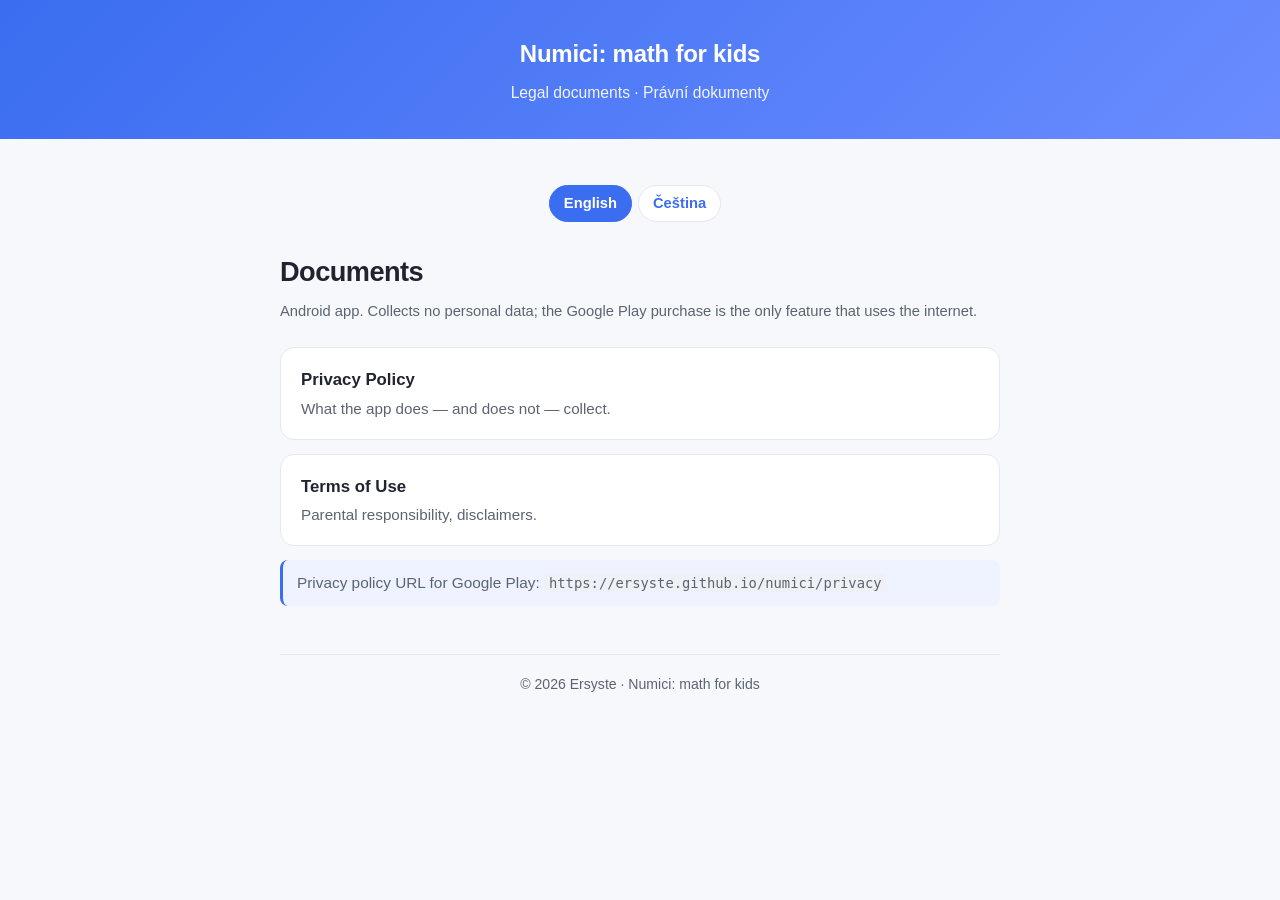
<file: index.html>
<!DOCTYPE html>
<!-- Statická rozcestníková stránka — generátor tool/gen_legal_site.dart se jí
     NEDOTÝKÁ (píše jen privacy/ a terms/). Když se změní shrnutí v sekci
     „Stručně" / „In short" v lib/src/features/about/legal_texts.dart, uprav
     ručně i odstavce .meta níže, ať si stránky neodporují.

     Přepínač jazyka drží sdílený lang.js — obě verze jsou v HTML viditelné,
     skript tu nevybranou schová. Bez JS se ukážou obě pod sebou. -->
<html lang="en">
<head>
  <meta charset="utf-8" />
  <meta name="viewport" content="width=device-width, initial-scale=1" />
  <meta name="robots" content="index, follow" />
  <title>Legal documents — Numici: math for kids</title>
  <meta name="description" content="Privacy Policy and Terms of Use for the Numici: math for kids Android app." />
  <link rel="stylesheet" href="styles.css" />
</head>
<body>
  <header class="site">
    <p class="app">Numici: math for kids</p>
    <p class="tag">Legal documents · Právní dokumenty</p>
  </header>

  <main class="wrap">
    <nav class="lang">
      <span class="langswitch" data-langswitch hidden>
        <button type="button" data-lang="en" aria-pressed="true">English</button>
        <button type="button" data-lang="cs" aria-pressed="false">Čeština</button>
      </span>
    </nav>

    <section id="en" lang="en" data-lang-doc="en">
      <h1>Documents</h1>
      <p class="meta">Android app. Collects no personal data; the Google Play
        purchase is the only feature that uses the internet.</p>

      <div class="home-links">
        <a class="block" href="privacy/">
          <div class="t">Privacy Policy</div>
          <div class="d">What the app does — and does not — collect.</div>
        </a>
        <a class="block" href="terms/">
          <div class="t">Terms of Use</div>
          <div class="d">Parental responsibility, disclaimers.</div>
        </a>
      </div>

      <div class="note">
        Privacy policy URL for Google Play:
        <code>https://ersyste.github.io/numici/privacy</code>
      </div>

      <footer>
        © 2026 Ersyste · Numici: math for kids
      </footer>
    </section>

    <hr class="lang-sep" data-lang-sep />

    <section id="cs" lang="cs" data-lang-doc="cs">
      <h1>Dokumenty</h1>
      <p class="meta">Aplikace pro Android. Nesbírá žádné osobní údaje;
        internet využívá jedině nákup přes Google Play.</p>

      <div class="home-links">
        <a class="block" href="privacy/#cs">
          <div class="t">Zásady ochrany osobních údajů</div>
          <div class="d">Co aplikace (ne)sbírá a proč.</div>
        </a>
        <a class="block" href="terms/#cs">
          <div class="t">Podmínky používání</div>
          <div class="d">Odpovědnost rodiče, vyloučení záruk.</div>
        </a>
      </div>

      <div class="note">
        Pro Google Play vlož do pole <em>Privacy policy</em> tuto adresu:
        <code>https://ersyste.github.io/numici/privacy</code>
      </div>

      <footer>
        © 2026 Ersyste · Numíci: počítání pro děti
      </footer>
    </section>
  </main>

  <script src="lang.js"></script>
</body>
</html>
</file>
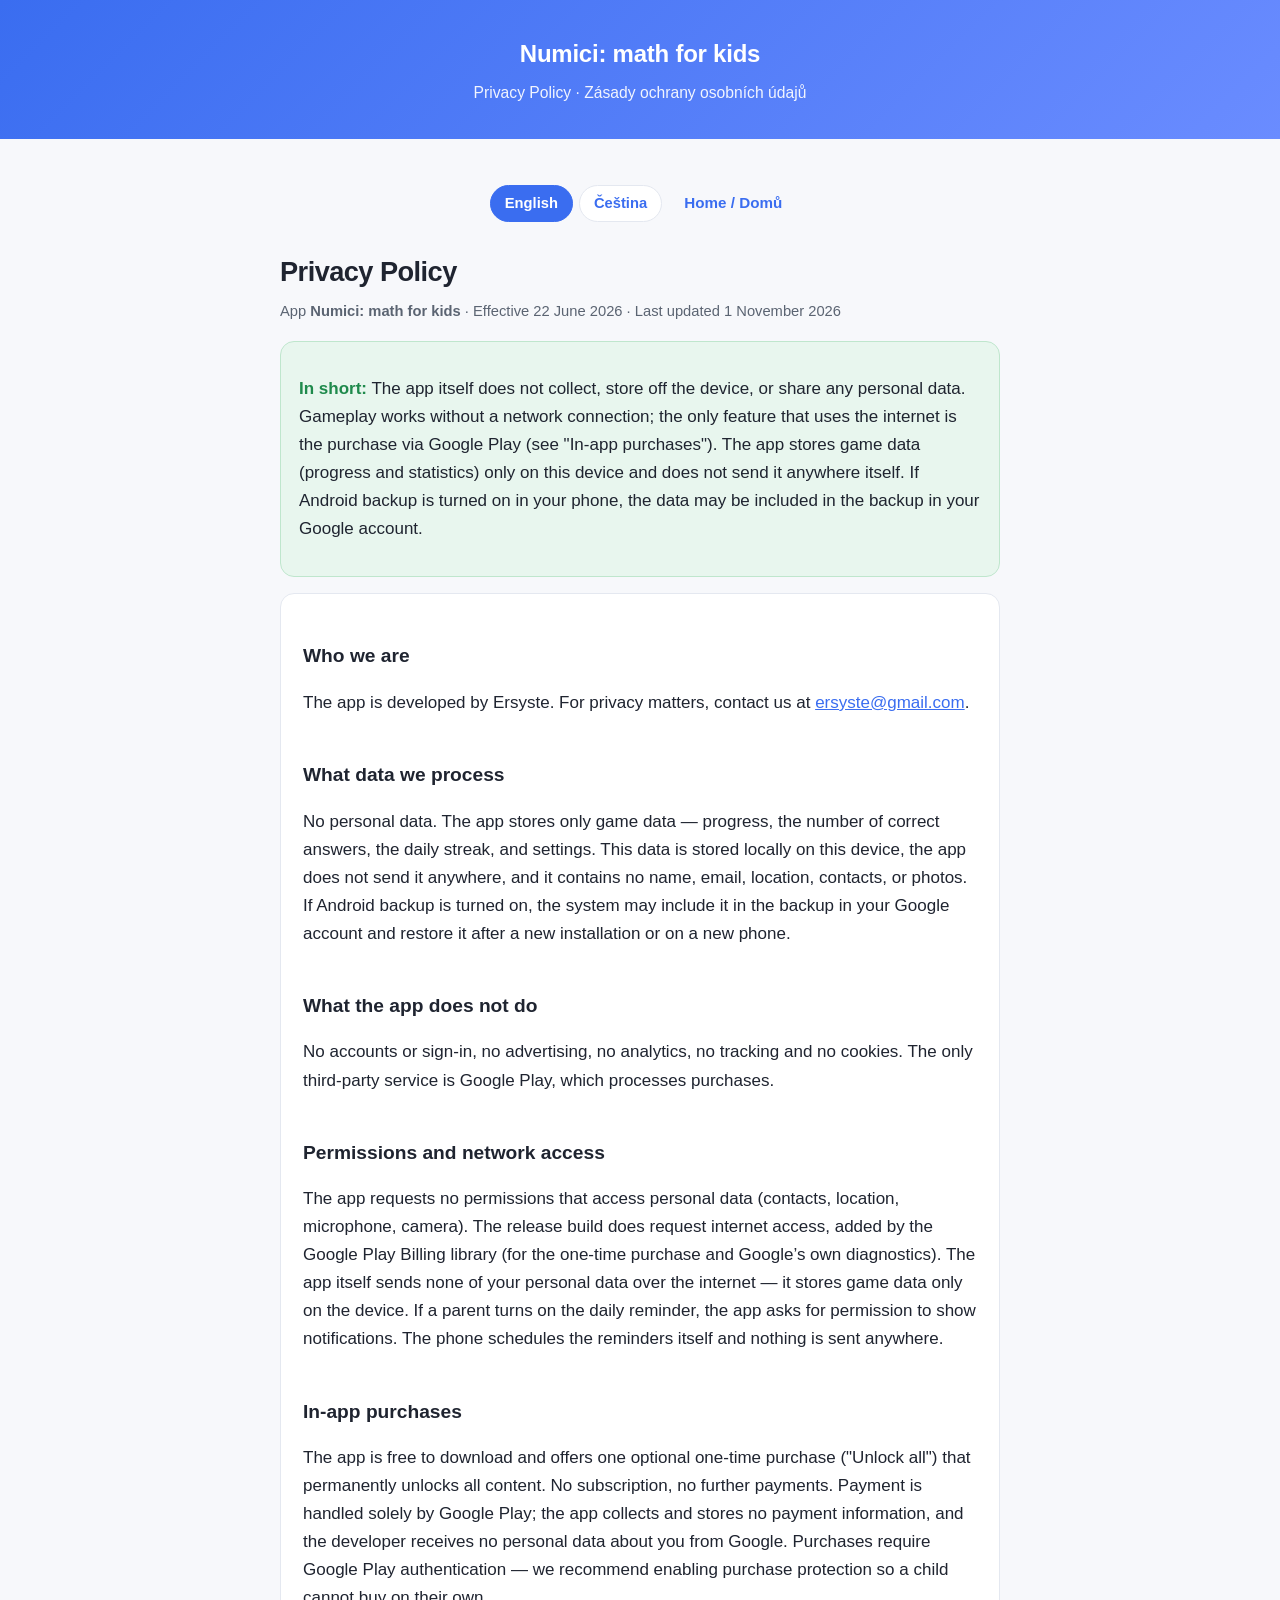
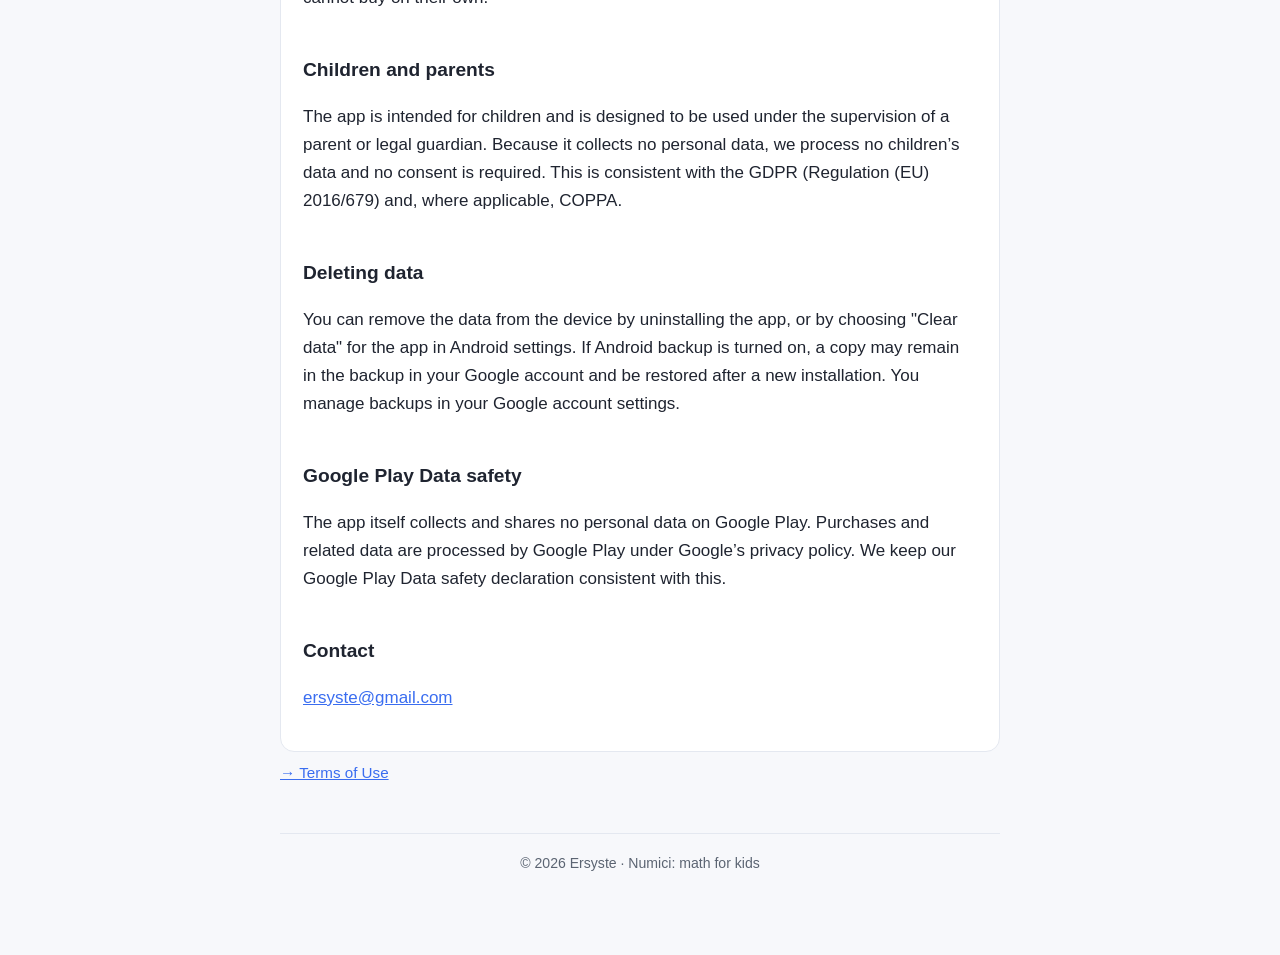
<file: privacy/index.html>
<!DOCTYPE html>
<!-- GENEROVÁNO tool/gen_legal_site.dart z lib/src/features/about/legal_texts.dart — NEUPRAVUJ ručně. -->
<html lang="en">
<head>
  <meta charset="utf-8" />
  <meta name="viewport" content="width=device-width, initial-scale=1" />
  <meta name="robots" content="index, follow" />
  <title>Privacy Policy — Numici: math for kids</title>
  <link rel="stylesheet" href="../styles.css" />
</head>
<body>
  <header class="site">
    <p class="app">Numici: math for kids</p>
    <p class="tag">Privacy Policy · Zásady ochrany osobních údajů</p>
  </header>
  <main class="wrap">
    <nav class="lang">
      <span class="langswitch" data-langswitch hidden>
        <button type="button" data-lang="en" aria-pressed="true">English</button>
        <button type="button" data-lang="cs" aria-pressed="false">Čeština</button>
      </span>
      <a href="../">Home / Domů</a>
    </nav>
    <section id="en" lang="en" data-lang-doc="en">
      <h1>Privacy Policy</h1>
      <p class="meta">App <strong>Numici: math for kids</strong> · Effective 22 June 2026 · Last updated 1 November 2026</p>
      <div class="summary">
        <p><strong>In short:</strong> The app itself does not collect, store off the device, or share any personal data. Gameplay works without a network connection; the only feature that uses the internet is the purchase via Google Play (see "In-app purchases"). The app stores game data (progress and statistics) only on this device and does not send it anywhere itself. If Android backup is turned on in your phone, the data may be included in the backup in your Google account.</p>
      </div>
      <div class="card">
        <h2>Who we are</h2>
        <p>The app is developed by Ersyste. For privacy matters, contact us at <a href="mailto:ersyste@gmail.com">ersyste@gmail.com</a>.</p>
        <h2>What data we process</h2>
        <p>No personal data. The app stores only game data — progress, the number of correct answers, the daily streak, and settings. This data is stored locally on this device, the app does not send it anywhere, and it contains no name, email, location, contacts, or photos. If Android backup is turned on, the system may include it in the backup in your Google account and restore it after a new installation or on a new phone.</p>
        <h2>What the app does not do</h2>
        <p>No accounts or sign-in, no advertising, no analytics, no tracking and no cookies. The only third-party service is Google Play, which processes purchases.</p>
        <h2>Permissions and network access</h2>
        <p>The app requests no permissions that access personal data (contacts, location, microphone, camera). The release build does request internet access, added by the Google Play Billing library (for the one-time purchase and Google’s own diagnostics). The app itself sends none of your personal data over the internet — it stores game data only on the device. If a parent turns on the daily reminder, the app asks for permission to show notifications. The phone schedules the reminders itself and nothing is sent anywhere.</p>
        <h2>In-app purchases</h2>
        <p>The app is free to download and offers one optional one-time purchase ("Unlock all") that permanently unlocks all content. No subscription, no further payments. Payment is handled solely by Google Play; the app collects and stores no payment information, and the developer receives no personal data about you from Google. Purchases require Google Play authentication — we recommend enabling purchase protection so a child cannot buy on their own.</p>
        <h2>Children and parents</h2>
        <p>The app is intended for children and is designed to be used under the supervision of a parent or legal guardian. Because it collects no personal data, we process no children’s data and no consent is required. This is consistent with the GDPR (Regulation (EU) 2016/679) and, where applicable, COPPA.</p>
        <h2>Deleting data</h2>
        <p>You can remove the data from the device by uninstalling the app, or by choosing "Clear data" for the app in Android settings. If Android backup is turned on, a copy may remain in the backup in your Google account and be restored after a new installation. You manage backups in your Google account settings.</p>
        <h2>Google Play Data safety</h2>
        <p>The app itself collects and shares no personal data on Google Play. Purchases and related data are processed by Google Play under Google’s privacy policy. We keep our Google Play Data safety declaration consistent with this.</p>
        <h2>Contact</h2>
        <p><a href="mailto:ersyste@gmail.com">ersyste@gmail.com</a></p>
      </div>
      <p class="backlinks"><a href="../terms/">→ Terms of Use</a></p>
    </section>
    <hr class="lang-sep" data-lang-sep />
    <section id="cs" lang="cs" data-lang-doc="cs">
      <h1>Zásady ochrany osobních údajů</h1>
      <p class="meta">Aplikace <strong>Numíci: počítání pro děti</strong> · Platné od 22. 6. 2026 · Naposledy aktualizováno 1. 11. 2026</p>
      <div class="summary">
        <p><strong>Stručně:</strong> Aplikace sama nesbírá, neukládá mimo zařízení ani nesdílí žádné osobní údaje. Hraní funguje bez připojení k internetu; jediné, co internet využívá, je nákup přes Google Play (viz „Nákupy v aplikaci“). Herní data (postup a statistiky) ukládá aplikace jen do tohoto zařízení a sama je nikam neposílá. Máte-li v telefonu zapnuté zálohování Androidu, mohou být součástí zálohy na vašem účtu Google.</p>
      </div>
      <div class="card">
        <h2>Kdo jsme</h2>
        <p>Autorem aplikace je Ersyste. V otázkách ochrany soukromí nás kontaktujte na <a href="mailto:ersyste@gmail.com">ersyste@gmail.com</a>.</p>
        <h2>Jaké údaje zpracováváme</h2>
        <p>Žádné osobní údaje. Aplikace si ukládá pouze herní data — postup, počet správných odpovědí, dny v řadě a nastavení. Ta jsou uložena lokálně v tomto zařízení, aplikace je nikam neodesílá a neobsahují jméno, e-mail, polohu, kontakty ani fotografie. Máte-li zapnuté zálohování Androidu, může je systém zahrnout do zálohy na vašem účtu Google a po nové instalaci nebo na novém telefonu obnovit.</p>
        <h2>Co aplikace nedělá</h2>
        <p>Nezakládá žádné účty ani přihlášení, neobsahuje reklamy, analytiku, sledování (tracking) ani cookies. Jedinou službou třetí strany je Google Play pro zpracování nákupů.</p>
        <h2>Oprávnění a přístup k síti</h2>
        <p>Aplikace si nevyžaduje žádná oprávnění pro přístup k osobním údajům (kontakty, poloha, mikrofon, fotoaparát). Ostrá verze používá oprávnění k internetu, které do aplikace přidává knihovna Google Play Billing (pro jednorázový nákup a vlastní diagnostiku Googlu). Samotná aplikace přes internet žádné vaše osobní údaje neodesílá — herní data ukládá jen do zařízení. Když rodič zapne denní připomenutí, aplikace požádá o oprávnění zobrazovat oznámení. Připomínky plánuje přímo telefon a nic se přitom neodesílá.</p>
        <h2>Nákupy v aplikaci</h2>
        <p>Aplikace je zdarma ke stažení a nabízí jeden volitelný jednorázový nákup („Odemknout vše“), kterým se trvale zpřístupní veškerý obsah. Žádné předplatné ani další platby. Platbu zpracovává výhradně Google Play; aplikace neshromažďuje ani neukládá platební údaje a autor o vás od Googlu nedostává žádné osobní údaje. Nákup vyžaduje ověření v Google Play — doporučujeme zapnout ochranu nákupů, aby jej nemohlo provést dítě samo.</p>
        <h2>Děti a rodiče</h2>
        <p>Aplikace je určena dětem a počítá s používáním pod dohledem rodiče nebo zákonného zástupce. Protože nesbírá žádné osobní údaje, nezpracováváme údaje dětí a není vyžadován žádný souhlas se zpracováním. Tento přístup je v souladu s GDPR (nařízení EU 2016/679) a zákonem č. 110/2019 Sb.</p>
        <h2>Smazání dat</h2>
        <p>Data ze zařízení odstraníte odinstalací aplikace, případně volbou „Vymazat data“ u aplikace v nastavení Androidu. Máte-li zapnuté zálohování Androidu, může kopie zůstat v záloze na vašem účtu Google a po nové instalaci se obnovit. Zálohy spravujete v nastavení svého účtu Google.</p>
        <h2>Google Play – bezpečnost dat</h2>
        <p>Samotná aplikace na Google Play neshromažďuje ani nesdílí žádná osobní data. Platby a s nimi spojené údaje zpracovává Google Play podle zásad ochrany soukromí společnosti Google. Naše prohlášení „Data safety“ na Google Play udržujeme v souladu s tímto skutečným stavem.</p>
        <h2>Kontakt</h2>
        <p><a href="mailto:ersyste@gmail.com">ersyste@gmail.com</a></p>
      </div>
      <p class="backlinks"><a href="../terms/">→ Podmínky používání</a></p>
    </section>
    <footer>© 2026 Ersyste · Numici: math for kids</footer>
  </main>
  <script src="../lang.js"></script>
</body>
</html>
</file>
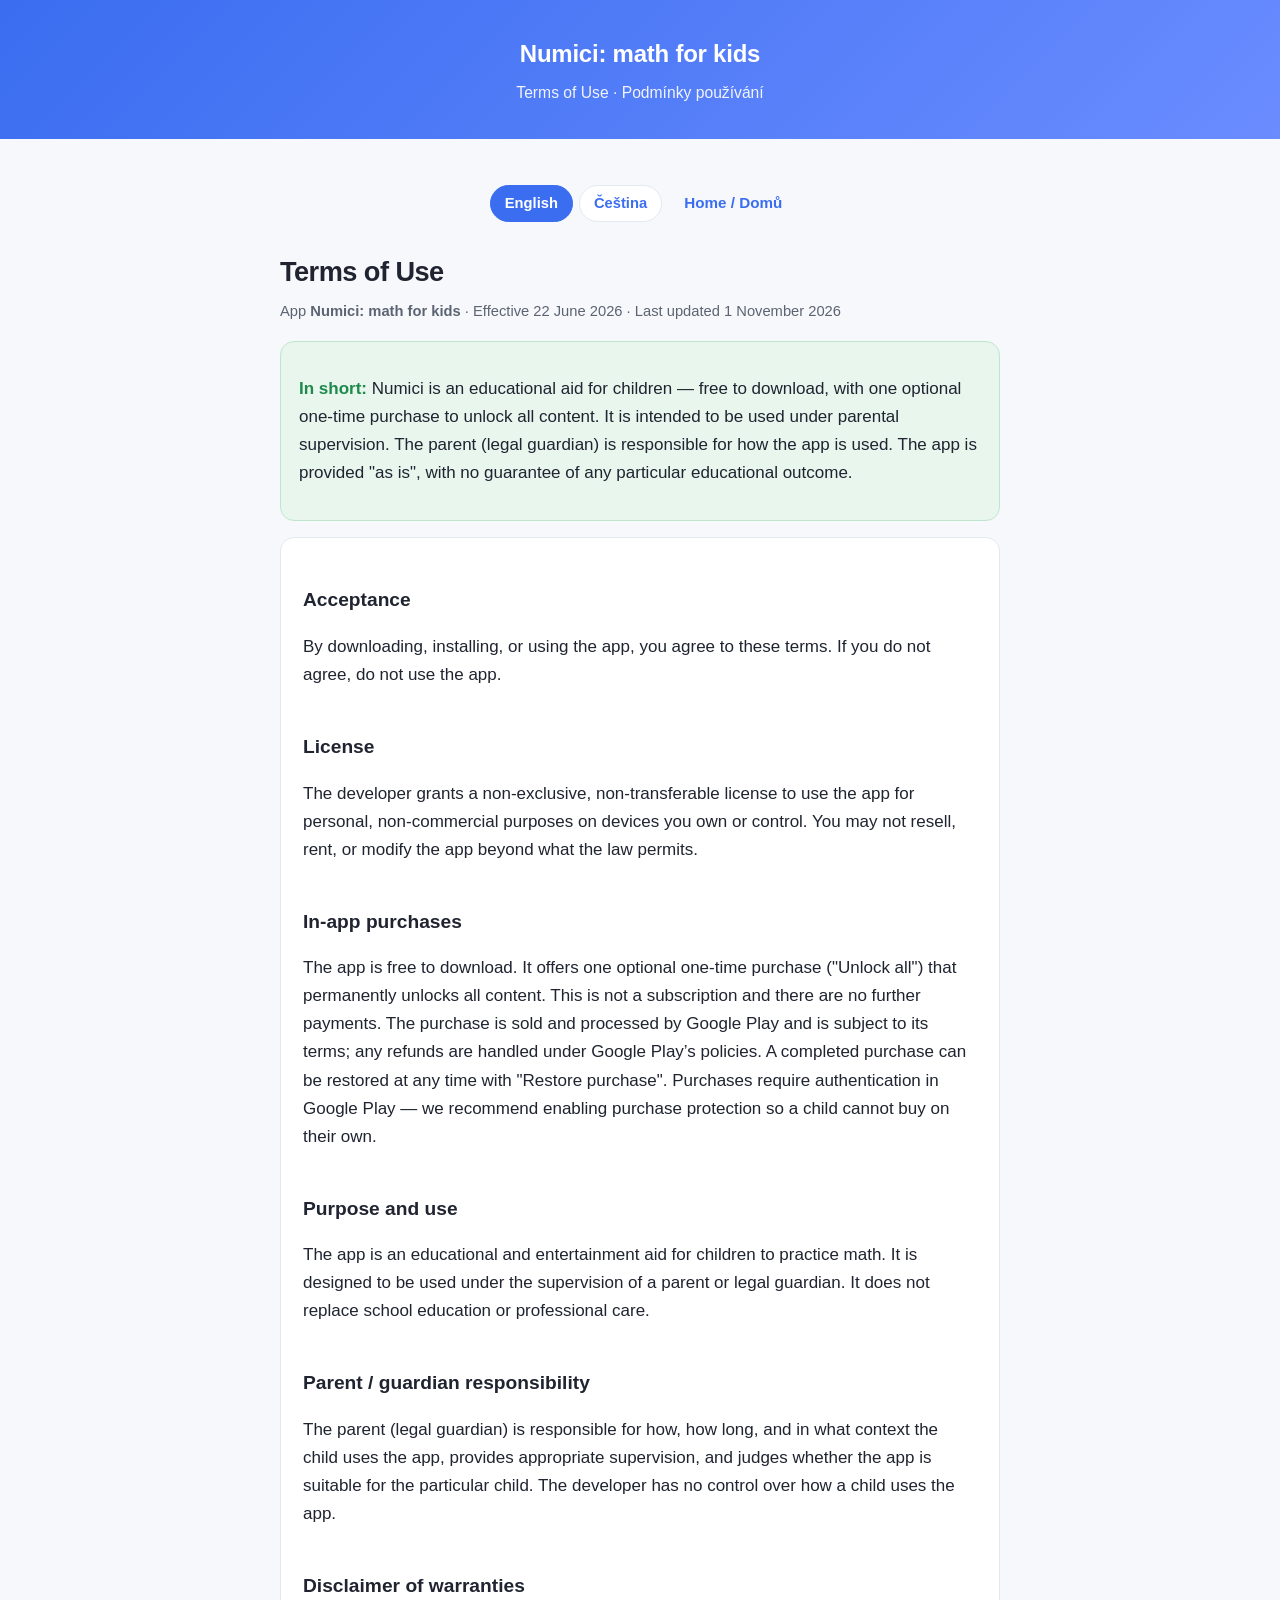
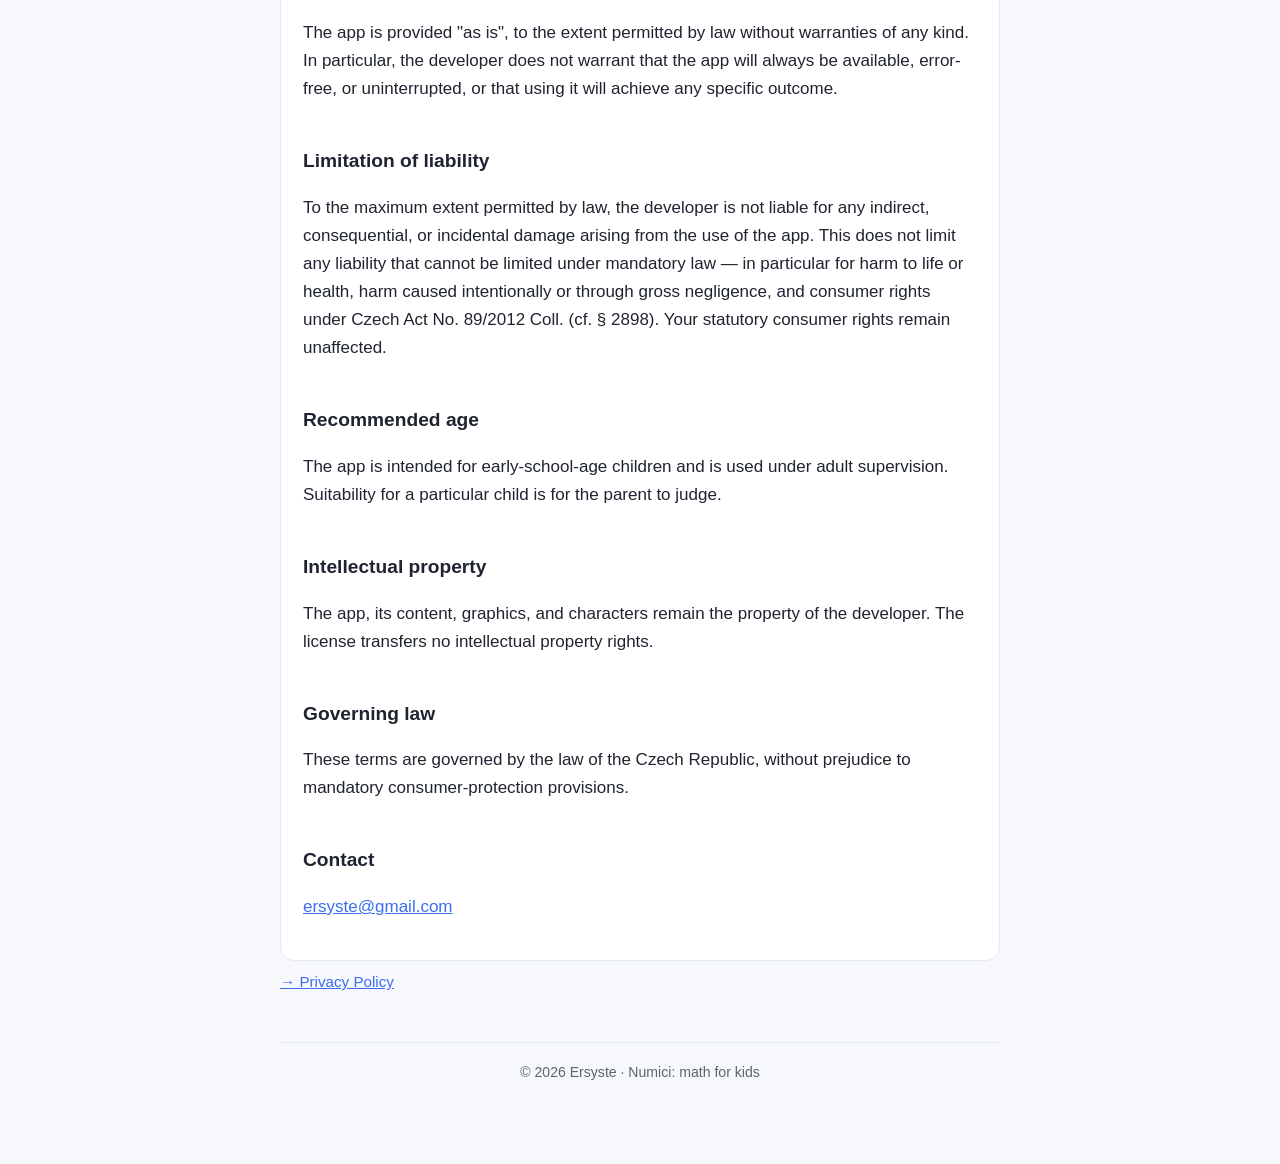
<file: terms/index.html>
<!DOCTYPE html>
<!-- GENEROVÁNO tool/gen_legal_site.dart z lib/src/features/about/legal_texts.dart — NEUPRAVUJ ručně. -->
<html lang="en">
<head>
  <meta charset="utf-8" />
  <meta name="viewport" content="width=device-width, initial-scale=1" />
  <meta name="robots" content="index, follow" />
  <title>Terms of Use — Numici: math for kids</title>
  <link rel="stylesheet" href="../styles.css" />
</head>
<body>
  <header class="site">
    <p class="app">Numici: math for kids</p>
    <p class="tag">Terms of Use · Podmínky používání</p>
  </header>
  <main class="wrap">
    <nav class="lang">
      <span class="langswitch" data-langswitch hidden>
        <button type="button" data-lang="en" aria-pressed="true">English</button>
        <button type="button" data-lang="cs" aria-pressed="false">Čeština</button>
      </span>
      <a href="../">Home / Domů</a>
    </nav>
    <section id="en" lang="en" data-lang-doc="en">
      <h1>Terms of Use</h1>
      <p class="meta">App <strong>Numici: math for kids</strong> · Effective 22 June 2026 · Last updated 1 November 2026</p>
      <div class="summary">
        <p><strong>In short:</strong> Numici is an educational aid for children — free to download, with one optional one-time purchase to unlock all content. It is intended to be used under parental supervision. The parent (legal guardian) is responsible for how the app is used. The app is provided "as is", with no guarantee of any particular educational outcome.</p>
      </div>
      <div class="card">
        <h2>Acceptance</h2>
        <p>By downloading, installing, or using the app, you agree to these terms. If you do not agree, do not use the app.</p>
        <h2>License</h2>
        <p>The developer grants a non-exclusive, non-transferable license to use the app for personal, non-commercial purposes on devices you own or control. You may not resell, rent, or modify the app beyond what the law permits.</p>
        <h2>In-app purchases</h2>
        <p>The app is free to download. It offers one optional one-time purchase ("Unlock all") that permanently unlocks all content. This is not a subscription and there are no further payments. The purchase is sold and processed by Google Play and is subject to its terms; any refunds are handled under Google Play’s policies. A completed purchase can be restored at any time with "Restore purchase". Purchases require authentication in Google Play — we recommend enabling purchase protection so a child cannot buy on their own.</p>
        <h2>Purpose and use</h2>
        <p>The app is an educational and entertainment aid for children to practice math. It is designed to be used under the supervision of a parent or legal guardian. It does not replace school education or professional care.</p>
        <h2>Parent / guardian responsibility</h2>
        <p>The parent (legal guardian) is responsible for how, how long, and in what context the child uses the app, provides appropriate supervision, and judges whether the app is suitable for the particular child. The developer has no control over how a child uses the app.</p>
        <h2>Disclaimer of warranties</h2>
        <p>The app is provided "as is", to the extent permitted by law without warranties of any kind. In particular, the developer does not warrant that the app will always be available, error-free, or uninterrupted, or that using it will achieve any specific outcome.</p>
        <h2>Limitation of liability</h2>
        <p>To the maximum extent permitted by law, the developer is not liable for any indirect, consequential, or incidental damage arising from the use of the app. This does not limit any liability that cannot be limited under mandatory law — in particular for harm to life or health, harm caused intentionally or through gross negligence, and consumer rights under Czech Act No. 89/2012 Coll. (cf. § 2898). Your statutory consumer rights remain unaffected.</p>
        <h2>Recommended age</h2>
        <p>The app is intended for early-school-age children and is used under adult supervision. Suitability for a particular child is for the parent to judge.</p>
        <h2>Intellectual property</h2>
        <p>The app, its content, graphics, and characters remain the property of the developer. The license transfers no intellectual property rights.</p>
        <h2>Governing law</h2>
        <p>These terms are governed by the law of the Czech Republic, without prejudice to mandatory consumer-protection provisions.</p>
        <h2>Contact</h2>
        <p><a href="mailto:ersyste@gmail.com">ersyste@gmail.com</a></p>
      </div>
      <p class="backlinks"><a href="../privacy/">→ Privacy Policy</a></p>
    </section>
    <hr class="lang-sep" data-lang-sep />
    <section id="cs" lang="cs" data-lang-doc="cs">
      <h1>Podmínky používání</h1>
      <p class="meta">Aplikace <strong>Numíci: počítání pro děti</strong> · Platné od 22. 6. 2026 · Naposledy aktualizováno 1. 11. 2026</p>
      <div class="summary">
        <p><strong>Stručně:</strong> Numíci je vzdělávací pomůcka pro děti — zdarma ke stažení, s jedním volitelným jednorázovým nákupem pro odemčení veškerého obsahu. Dítě ji má používat pod dohledem rodiče. Rodič (zákonný zástupce) odpovídá za to, jak je aplikace používána. Aplikace se poskytuje „jak stojí a leží“, bez záruky konkrétního vzdělávacího výsledku.</p>
      </div>
      <div class="card">
        <h2>Přijetí podmínek</h2>
        <p>Stažením, instalací nebo používáním aplikace souhlasíte s těmito podmínkami. Pokud s nimi nesouhlasíte, aplikaci nepoužívejte.</p>
        <h2>Licence k užití</h2>
        <p>Autor uděluje nevýhradní a nepřenosnou licenci k užívání aplikace pro osobní, nekomerční účely na zařízeních, která vlastníte nebo ovládáte. Aplikaci nesmíte dále prodávat, pronajímat ani upravovat nad rámec povolený zákonem.</p>
        <h2>Nákupy v aplikaci</h2>
        <p>Aplikace je zdarma ke stažení. Nabízí jeden volitelný jednorázový nákup („Odemknout vše“), který trvale zpřístupní veškerý obsah. Nejde o předplatné a nevyžadují se žádné další platby. Nákup zprostředkovává a platbu zpracovává Google Play a řídí se jeho podmínkami; případné vrácení peněz se řeší podle pravidel Google Play. Zakoupené odemčení lze kdykoli obnovit volbou „Obnovit nákup“. Nákup vyžaduje ověření v Google Play — doporučujeme zapnout ochranu nákupů, aby jej nemohlo provést dítě samo.</p>
        <h2>Účel a způsob používání</h2>
        <p>Aplikace je vzdělávací a zábavní pomůcka určená dětem k procvičování počítání. Je navržena pro používání pod dohledem rodiče nebo zákonného zástupce. Nenahrazuje školní výuku ani odbornou péči.</p>
        <h2>Odpovědnost rodiče</h2>
        <p>Rodič (zákonný zástupce) nese odpovědnost za to, jakým způsobem, jak dlouho a v jakém kontextu dítě aplikaci používá, zajišťuje nad dítětem přiměřený dohled a posuzuje vhodnost aplikace pro konkrétní dítě. Autor nemá nad způsobem používání aplikace dítětem žádnou kontrolu.</p>
        <h2>Vyloučení záruk</h2>
        <p>Aplikace se poskytuje „jak stojí a leží“, v rozsahu povoleném zákonem bez jakýchkoli záruk. Autor zejména nezaručuje, že aplikace bude vždy dostupná, bezchybná či nepřerušená, ani že jejím používáním dítě dosáhne určitého vzdělávacího nebo jiného výsledku.</p>
        <h2>Omezení odpovědnosti</h2>
        <p>V maximálním rozsahu povoleném zákonem autor neodpovídá za nepřímou, následnou nebo nahodilou újmu vzniklou v souvislosti s používáním aplikace. Tím se NEomezuje odpovědnost, kterou podle kogentních předpisů omezit nelze — zejména za újmu na životě a zdraví, za újmu způsobenou úmyslně nebo z hrubé nedbalosti, a práva spotřebitele podle zákona č. 89/2012 Sb. (srov. § 2898). Zákonná práva spotřebitele zůstávají nedotčena.</p>
        <h2>Doporučený věk</h2>
        <p>Aplikace je určena dětem mladšího školního věku a používá se pod dohledem dospělého. Vhodnost pro konkrétní dítě posuzuje rodič.</p>
        <h2>Duševní vlastnictví</h2>
        <p>Aplikace, její obsah, grafika a postavy zůstávají vlastnictvím autora. Licence neopravňuje k převodu žádných práv duševního vlastnictví.</p>
        <h2>Rozhodné právo</h2>
        <p>Tyto podmínky a vztahy z nich vzniklé se řídí právním řádem České republiky, nejsou-li dotčena kogentní ustanovení na ochranu spotřebitele.</p>
        <h2>Kontakt</h2>
        <p><a href="mailto:ersyste@gmail.com">ersyste@gmail.com</a></p>
      </div>
      <p class="backlinks"><a href="../privacy/">→ Zásady ochrany osobních údajů</a></p>
    </section>
    <footer>© 2026 Ersyste · Numici: math for kids</footer>
  </main>
  <script src="../lang.js"></script>
</body>
</html>
</file>
<file: styles.css>
:root {
  --ink: #1f2430;
  --muted: #5b6472;
  --bg: #f7f8fb;
  --card: #ffffff;
  --accent: #3a6df0;
  --accent-soft: #eef3ff;
  --ok: #1f8a4c;
  --ok-soft: #e8f6ee;
  --border: #e4e8f0;
  --radius: 14px;
}

* { box-sizing: border-box; }

html { -webkit-text-size-adjust: 100%; }

body {
  margin: 0;
  background: var(--bg);
  color: var(--ink);
  font-family: -apple-system, BlinkMacSystemFont, "Segoe UI", Roboto, Helvetica,
    Arial, sans-serif;
  line-height: 1.65;
  font-size: 17px;
}

.wrap {
  max-width: 760px;
  margin: 0 auto;
  padding: 28px 20px 80px;
}

header.site {
  background: linear-gradient(135deg, #3a6df0, #6a8cff);
  color: #fff;
  padding: 34px 20px;
  text-align: center;
}

header.site .app {
  font-size: 1.5rem;
  font-weight: 700;
  margin: 0;
  letter-spacing: -0.01em;
}

header.site .tag {
  margin: 6px 0 0;
  opacity: 0.92;
  font-size: 0.98rem;
}

nav.lang {
  text-align: center;
  margin: 18px 0 4px;
  font-size: 0.95rem;
}

nav.lang a {
  color: var(--accent);
  text-decoration: none;
  margin: 0 8px;
  font-weight: 600;
}

nav.lang a:hover { text-decoration: underline; }

/* Přepínač jazyka. Bez JS zůstává `hidden` a obě jazykové verze se ukážou
   pod sebou — proto musí `[hidden]` přebít `display` níž. */
[hidden] { display: none !important; }

.langswitch {
  display: inline-flex;
  gap: 6px;
  margin-right: 10px;
  vertical-align: middle;
}

.langswitch button {
  font: inherit;
  font-size: 0.92rem;
  font-weight: 600;
  color: var(--accent);
  background: var(--card);
  border: 1px solid var(--border);
  border-radius: 999px;
  padding: 5px 14px;
  cursor: pointer;
}

.langswitch button:hover { border-color: var(--accent); }

.langswitch button[aria-pressed="true"] {
  background: var(--accent);
  border-color: var(--accent);
  color: #fff;
}

h1 {
  font-size: 1.7rem;
  letter-spacing: -0.02em;
  margin: 28px 0 4px;
}

h2 {
  font-size: 1.2rem;
  margin: 34px 0 8px;
  padding-top: 8px;
}

h3 { font-size: 1.02rem; margin: 20px 0 4px; }

.meta {
  color: var(--muted);
  font-size: 0.92rem;
  margin: 0 0 8px;
}

.summary {
  background: var(--ok-soft);
  border: 1px solid #bfe6cd;
  border-radius: var(--radius);
  padding: 16px 18px;
  margin: 18px 0 8px;
}

.summary strong { color: var(--ok); }

.card {
  background: var(--card);
  border: 1px solid var(--border);
  border-radius: var(--radius);
  padding: 4px 22px 22px;
  margin-top: 16px;
}

ul { padding-left: 1.2em; }
li { margin: 4px 0; }

a { color: var(--accent); }

.backlinks {
  margin: 8px 0 0;
  font-size: 0.95rem;
}

.note {
  background: var(--accent-soft);
  border-left: 3px solid var(--accent);
  padding: 10px 14px;
  border-radius: 8px;
  margin: 14px 0;
  font-size: 0.96rem;
  color: var(--muted);
}

footer {
  text-align: center;
  color: var(--muted);
  font-size: 0.88rem;
  margin-top: 48px;
  padding-top: 18px;
  border-top: 1px solid var(--border);
}

hr.lang-sep {
  border: none;
  border-top: 1px dashed var(--border);
  margin: 56px 0 0;
}

.home-links {
  display: grid;
  gap: 14px;
  margin-top: 24px;
}

.home-links a.block {
  display: block;
  background: var(--card);
  border: 1px solid var(--border);
  border-radius: var(--radius);
  padding: 18px 20px;
  text-decoration: none;
  color: var(--ink);
}

.home-links a.block:hover { border-color: var(--accent); }

.home-links a.block .t { font-weight: 700; font-size: 1.05rem; }
.home-links a.block .d { color: var(--muted); font-size: 0.95rem; margin-top: 2px; }

code {
  background: #eef1f6;
  padding: 1px 5px;
  border-radius: 5px;
  font-size: 0.9em;
}
</file>
